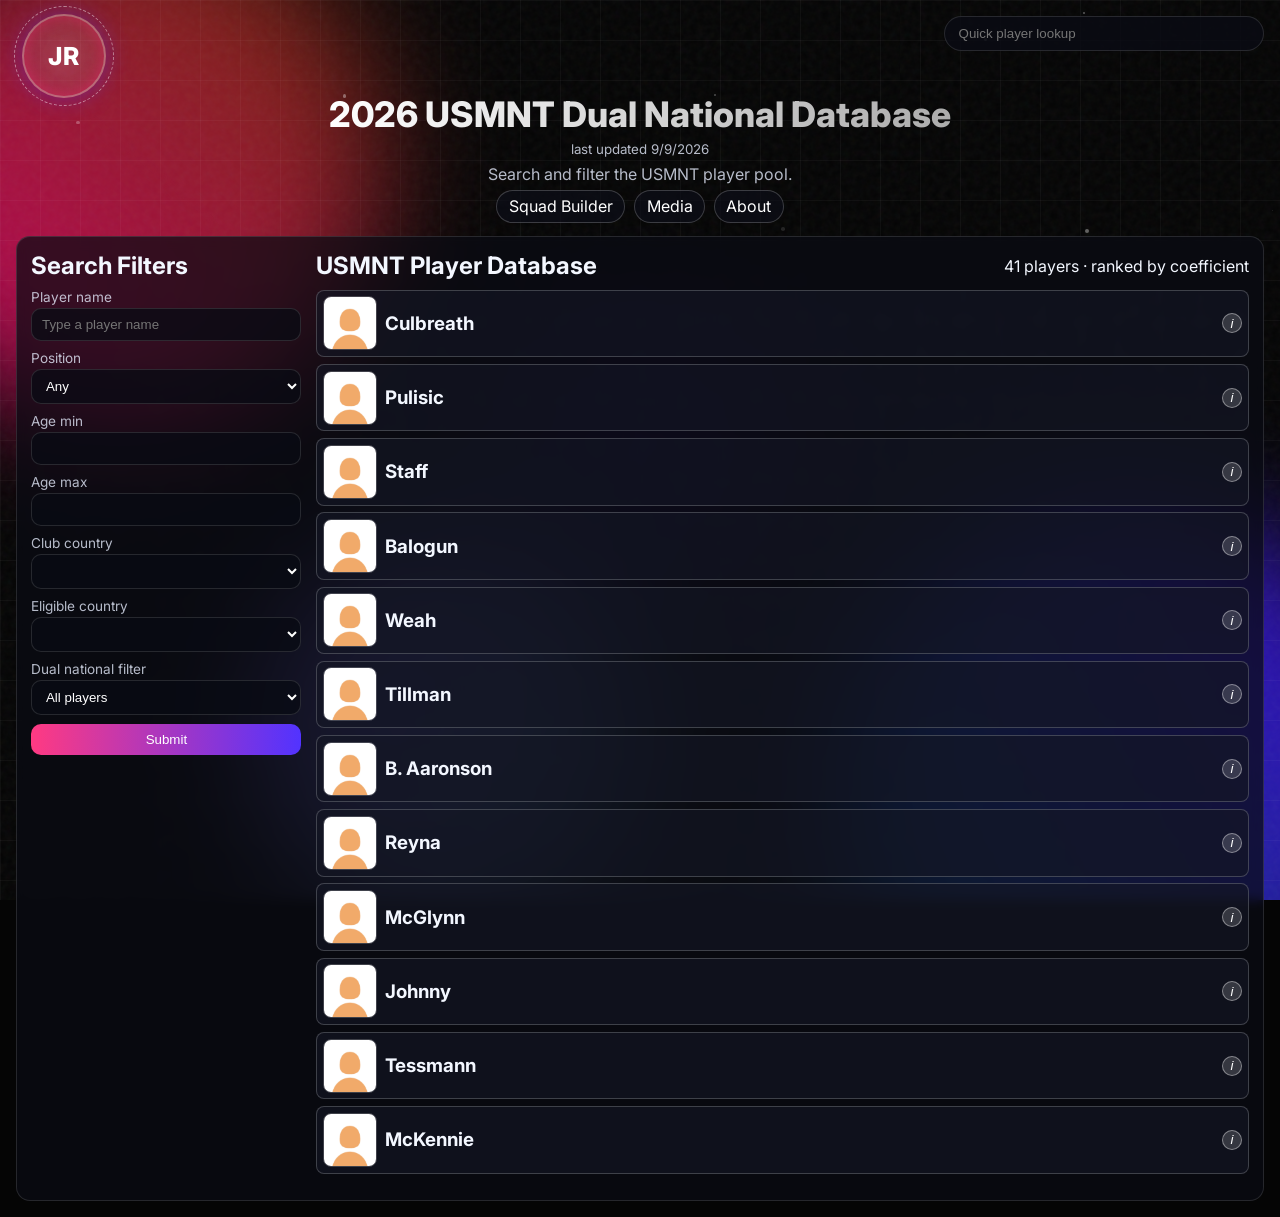
<file: index.html>
<!doctype html>
<html lang="en">
  <head>
    <meta charset="UTF-8" />
    <meta name="viewport" content="width=device-width, initial-scale=1.0" />
    <title>Joshua Reports USMNT Database</title>
    <link rel="icon" type="image/png" sizes="32x32" href="favicon-32x32.png" />
    <link rel="stylesheet" href="styles.css" />

    <!-- Open Graph fallback (highly recommended) -->
    <meta property="og:title" content="JR Preview">
    <meta property="og:description" content="This project helps supporters explore the depth of the U.S. player pool.">
    <meta property="og:image" content="cardpreview.png">
    <meta property="og:url" content="https://t.co/sk9yrMRuej">

    
  </head>
  <body>
    <div class="site-bg" aria-hidden="true">
      <div class="gradient-background">
        <div class="gradient-sphere sphere-1"></div>
        <div class="gradient-sphere sphere-2"></div>
        <div class="gradient-sphere sphere-3"></div>
        <div class="grid-overlay"></div>
        <div class="glow"></div>
        <div class="noise-overlay"></div>
      </div>
      <div class="particles-container" id="particles-container"></div>
    </div>
    <header class="topbar db-topbar">
      <a href="index.html" class="jr-logo" aria-label="Go to database">JR</a>
      <h1>2026 USMNT Dual National Database</h1>
      <small>last updated 9/9/2026</small>
      <p>Search and filter the USMNT player pool.</p>
      <nav class="db-nav" aria-label="Primary navigation">
        <a href="squadBuilder.html">Squad Builder</a>
        <a href="media.html">Media</a>
        <a href="about.html">About</a>
      </nav>
      <div class="header-search-wrap">
        <input id="quick-player-search" type="search" placeholder="Quick player lookup" autocomplete="off" />
        <div id="quick-search-dropdown" class="quick-search-dropdown"></div>
      </div>
    </header>

    <main class="db-layout">
      <aside class="db-filters">
        <h2>Search Filters</h2>

        <label>Player name
          <input id="filter-name" type="search" placeholder="Type a player name" />
        </label>

        <label>Position
          <select id="filter-position">
            <option value="">Any</option>
            <option value="ST">Striker</option>
            <option value="winger">Winger</option>
            <option value="center-mid">Center Mid</option>
            <option value="fullback">Fullback</option>
            <option value="center-back">Center Back</option>
            <option value="GK">GK</option>
          </select>
        </label>

        <label>Age min
          <input id="filter-age-min" type="number" min="15" max="45" />
        </label>

        <label>Age max
          <input id="filter-age-max" type="number" min="15" max="45" />
        </label>

        <label>Club country
          <select id="filter-club-country"></select>
        </label>

        <label>Eligible country
          <select id="filter-eligible-country"></select>
        </label>

        <label>Dual national filter
          <select id="filter-dual">
            <option value="all">All players</option>
            <option value="uncapped">Uncapped dual nationals only</option>
            <option value="dual">All dual nationals</option>
          </select>
        </label>

        <button id="filter-submit" type="button">Submit</button>
      </aside>

      <section class="db-results-wrap">
        <div class="db-results-head">
          <h2>USMNT Player Database</h2>
          <span id="result-count"></span>
        </div>
        <div id="db-results" class="db-results"></div>
        <div id="pagination" class="pagination"></div>
      </section>
    </main>

    <dialog id="player-modal" class="player-modal">
      <div class="modal-head">
        <h3 id="modal-title"></h3>
        <button id="modal-close" type="button" aria-label="Close modal">×</button>
      </div>
      <div id="modal-body"></div>
    </dialog>

    <script src="data.js"></script>
    <script src="sortingCoefficient.js"></script>
    <script src="database.js"></script>
      <script src="effects.js"></script>
  </body>
</html>
</file>
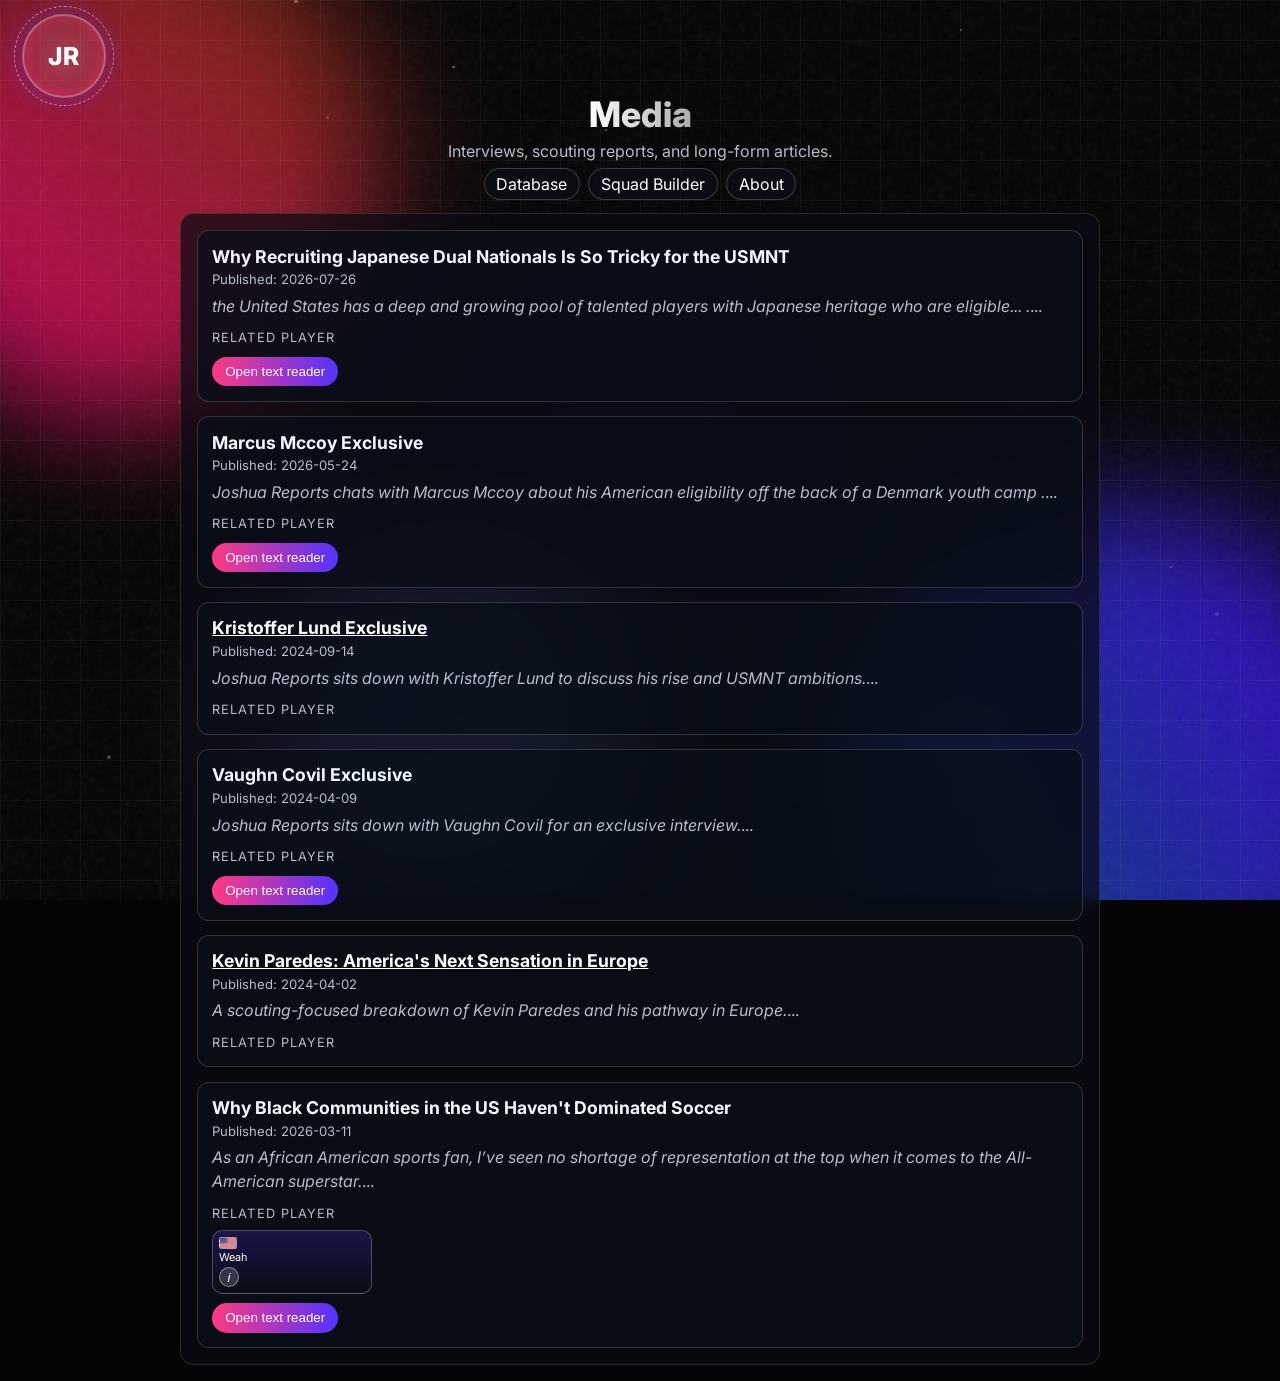
<file: media.html>
<!doctype html>
<html lang="en">
  <head>
    <meta charset="UTF-8" />
    <meta name="viewport" content="width=device-width, initial-scale=1.0" />
    <title>Media | Joshua Reports USMNT Database</title>
    <link rel="icon" type="image/png" sizes="32x32" href="favicon-32x32.png" />
    <link rel="stylesheet" href="styles.css" />
  </head>
  <body>
    <div class="site-bg" aria-hidden="true">
      <div class="gradient-background">
        <div class="gradient-sphere sphere-1"></div>
        <div class="gradient-sphere sphere-2"></div>
        <div class="gradient-sphere sphere-3"></div>
        <div class="grid-overlay"></div>
        <div class="glow"></div>
        <div class="noise-overlay"></div>
      </div>
      <div class="particles-container" id="particles-container"></div>
    </div>

    <header class="topbar db-topbar">
      <a href="index.html" class="jr-logo" aria-label="Go to database">JR</a>
      <h1>Media</h1>
      <p>Interviews, scouting reports, and long-form articles.</p>
      <nav class="db-nav" aria-label="Primary navigation">
        <a href="index.html">Database</a>
        <a href="squadBuilder.html">Squad Builder</a>
        <a href="about.html">About</a>
      </nav>
    </header>

    <main class="about-card media-layout" id="media-list"></main>

    <dialog id="player-modal" class="player-modal">
      <div class="modal-head">
        <h3 id="modal-title"></h3>
        <button id="modal-close" type="button" aria-label="Close modal">×</button>
      </div>
      <div id="modal-body"></div>
    </dialog>

    <script src="data.js"></script>
    <script src="media.js"></script>
    <script src="effects.js"></script>
  </body>
</html>
</file>
<file: styles.css>
@import url('https://fonts.googleapis.com/css2?family=Inter:wght@400;600;700;800&display=swap');

* { margin: 0; padding: 0; box-sizing: border-box; }
:root {
  --text: #f3f7ff;
  --muted: rgba(232,238,255,.78);
  --panel: rgba(10,12,20,.72);
  --panel-brd: rgba(255,255,255,.12);
  --btn: linear-gradient(90deg,#ff3a82,#5233ff);
}
body {
  font-family: 'Inter', 'Helvetica Neue', sans-serif;
  min-height: 100vh;
  color: var(--text);
  background: #050505;
  position: relative;
}
.site-bg { position: fixed; inset: 0; z-index: -1; overflow: hidden; }
.gradient-background { position: absolute; inset: 0; }
.gradient-sphere { position: absolute; border-radius: 50%; filter: blur(60px); transition: transform .35s ease; }
.sphere-1 { width: 40vw; height: 40vw; background: linear-gradient(40deg, rgba(255, 0, 128, 0.8), rgba(255, 102, 0, 0.4)); top: -10%; left: -10%; animation: float-1 15s ease-in-out infinite alternate; }
.sphere-2 { width: 45vw; height: 45vw; background: linear-gradient(240deg, rgba(72, 0, 255, 0.8), rgba(0, 183, 255, 0.4)); bottom: -20%; right: -10%; animation: float-2 18s ease-in-out infinite alternate; }
.sphere-3 { width: 30vw; height: 30vw; background: linear-gradient(120deg, rgba(133, 89, 255, 0.5), rgba(98, 216, 249, 0.3)); top: 60%; left: 20%; animation: float-3 20s ease-in-out infinite alternate; }
.grid-overlay { position: absolute; inset: 0; background-size: 40px 40px; background-image: linear-gradient(to right, rgba(255,255,255,.035) 1px, transparent 1px), linear-gradient(to bottom, rgba(255,255,255,.035) 1px, transparent 1px); }
.glow { position: absolute; width: 40vw; height: 40vh; background: radial-gradient(circle, rgba(72, 0, 255, 0.15), transparent 70%); top: 50%; left: 50%; transform: translate(-50%, -50%); animation: pulse 8s infinite alternate; filter: blur(30px); }
.noise-overlay { position: absolute; inset: 0; opacity: .05; background-image: url("data:image/svg+xml,%3Csvg viewBox='0 0 200 200' xmlns='http://www.w3.org/2000/svg'%3E%3Cfilter id='noiseFilter'%3E%3CfeTurbulence type='fractalNoise' baseFrequency='0.65' numOctaves='3' stitchTiles='stitch'/%3E%3C/filter%3E%3Crect width='100%25' height='100%25' filter='url(%23noiseFilter)'/%3E%3C/svg%3E"); }
.particles-container { position: absolute; inset: 0; pointer-events: none; }
.particle { position: absolute; background: white; border-radius: 50%; opacity: 0; }

@keyframes float-1 { from { transform: translate(0,0) scale(1); } to { transform: translate(10%,10%) scale(1.1);} }
@keyframes float-2 { from { transform: translate(0,0) scale(1); } to { transform: translate(-10%,-5%) scale(1.15);} }
@keyframes float-3 { from { transform: translate(0,0) scale(1); opacity:.3; } to { transform: translate(-5%,10%) scale(1.05); opacity:.6; } }
@keyframes pulse { from { opacity: .3; transform: translate(-50%,-50%) scale(.9);} to { opacity:.7; transform: translate(-50%,-50%) scale(1.1);} }

.topbar {
  display: grid;
  justify-items: center;
  text-align: center;
  gap: .4rem;
  padding: 1rem 1rem .8rem;
  position: relative;
}
.topbar h1 { font-size: clamp(1.4rem,2.8vw,2.2rem); font-weight: 800; background: linear-gradient(to right,#fff,#acacac); -webkit-background-clip: text; -webkit-text-fill-color: transparent; }
.topbar p, .topbar small { color: var(--muted); }
.db-nav { display: flex; gap: .55rem; flex-wrap: wrap; justify-content: center; }
.db-nav a { color: #fff; text-decoration: none; border: 1px solid rgba(255,255,255,.2); border-radius: 999px; padding: .34rem .72rem; background: rgba(13,16,27,.62); }
.jr-logo {
  position: absolute; top: .85rem; left: 1.35rem;
  width: 84px; height: 84px; border-radius: 50%; text-decoration: none; color: #fff;
  display: grid; place-items: center; font-weight: 800; letter-spacing: 1px; font-size: 1.55rem;
  border: 2px solid rgba(255,255,255,.3); background: radial-gradient(circle, rgba(255,255,255,.15), rgba(255,255,255,.02));
  box-shadow: 0 0 25px rgba(82,51,255,.4), inset 0 0 16px rgba(255,58,130,.45);
  transition: transform .25s ease, box-shadow .25s ease;
}
.jr-logo::before {
  content: ''; position: absolute; inset: -10px; border-radius: 50%; border: 1px dashed rgba(255,255,255,.45);
  animation: spin 8s linear infinite;
}
.jr-logo:hover { transform: scale(1.06); box-shadow: 0 0 30px rgba(0,183,255,.5), inset 0 0 20px rgba(255,58,130,.65); }
.jr-logo:active { color: #ffd6ec; box-shadow: 0 0 35px rgba(255,58,130,.7), 0 0 20px rgba(82,51,255,.7); }
@keyframes spin { to { transform: rotate(360deg); } }

.db-topbar { padding-top: 5.8rem; }
.header-search-wrap { position: absolute; right: 1rem; top: 1rem; width: min(320px, 44vw); text-align: left; }
#quick-player-search {
  width: 100%; border-radius: 999px; border: 1px solid var(--panel-brd); padding: .55rem .85rem;
  background: rgba(10,12,20,.82); color: #fff;
}
.quick-search-dropdown {
  margin-top: .35rem; border: 1px solid var(--panel-brd); border-radius: 10px;
  background: rgba(10,12,20,.93); max-height: 250px; overflow: auto; display: none;
}
.quick-search-item { padding: .5rem .65rem; cursor: pointer; border-bottom: 1px solid rgba(255,255,255,.08); }
.quick-search-item:hover { background: rgba(82,51,255,.22); }

.db-layout, .pitch-wrap, .about-card {
  margin: 0 1rem 1rem;
  background: var(--panel);
  border: 1px solid var(--panel-brd);
  backdrop-filter: blur(6px);
  border-radius: 14px;
}
.db-layout { display: grid; grid-template-columns: 270px 1fr; gap: .9rem; padding: .9rem; }
.db-filters { display: grid; gap: .55rem; align-content: start; }
.db-filters label { display: grid; gap: .2rem; color: var(--muted); font-size: .85rem; }
.db-filters input, .db-filters select, .db-filters button, #formation-select, #clear-btn, #slot-search-input, #roster-name, #share-btn, .share-actions button {
  border-radius: 10px; border: 1px solid var(--panel-brd); background: rgba(10,12,20,.78); color: #fff; padding: .5rem .6rem;
}
.db-filters button, #clear-btn, #share-btn, .share-actions button { background-image: var(--btn); border: none; }

.db-results-head { display: flex; justify-content: space-between; align-items: center; margin-bottom: .6rem; }
.db-results { display: grid; gap: .42rem; }
.db-player-row { display:grid; grid-template-columns:54px 1fr auto; gap:.55rem; align-items:center; border:1px solid rgba(255,255,255,.2); border-radius:8px; background: rgba(20,24,38,.65); padding:.36rem; }
.db-player-face { width:54px; height:54px; border-radius:8px; object-fit:cover; border:1px solid rgba(255,255,255,.2); }
.db-player-main h3 { font-size: 1rem; }
.db-primary-position, .db-player-main p { color: var(--muted); font-size: .8rem; margin-top: .12rem; }

.pagination { display:flex; justify-content:flex-end; gap:.3rem; margin-top:.75rem; }
.page-btn { border:1px solid rgba(255,255,255,.2); background: rgba(10,12,20,.8); color:#fff; min-width:30px; height:28px; border-radius:4px; cursor:pointer; }
.page-btn.active { background:#0ca6ff; border-color:#0ca6ff; }

.pitch-wrap { padding: .8rem; }
.board-toolbar { display:flex; flex-wrap:wrap; gap:.7rem; align-items:center; margin-bottom:.8rem; }
#share-btn { width: 40px; font-weight: 800; }
#share-btn[data-tooltip]:hover::after { content: attr(data-tooltip); position:absolute; top: calc(100% + 6px); left:50%; transform:translateX(-50%); background: rgba(0,0,0,.85); color:#fff; font-size:.68rem; padding:.2rem .35rem; border-radius:4px; }

.squad-board { display:grid; grid-template-columns:110px minmax(500px,860px) 110px; gap:.8rem; align-items:start; }
.side-column h2 { margin-bottom:.45rem; font-size:.9rem; color:var(--muted); }
.side-slots { display:grid; gap:.45rem; }
.pitch { position:relative; width:100%; aspect-ratio:11/16; border-radius:12px; background: linear-gradient(180deg,#0f2f68,#06183b 35%,#081027); border:2px solid rgba(255,255,255,.25); overflow:hidden; }
.pitch::before { content:''; position:absolute; inset:1rem; border:2px solid rgba(255,255,255,.28); border-radius:6px; }

.slot { border:1px dashed rgba(255,255,255,.45); background: rgba(14,18,29,.65); border-radius:10px; min-height:98px; display:flex; align-items:center; justify-content:center; }
.pitch-slot { position:absolute; width:95px; min-height:114px; transform:translate(-50%,-50%); }
.side-slot { min-height:74px; }
.slot-label { font-weight:700; font-size:.8rem; color:var(--muted); }
.drop-target { outline:2px solid #0ca6ff; outline-offset:2px; }
.slot.filled { padding:0; border:none; background:transparent; }
.slot.filled .player-card { width:100%; height:100%; }

.player-card { position:relative; width:100%; min-height:100%; border-radius:10px; border:1px solid rgba(255,255,255,.25); background: linear-gradient(180deg, rgba(62,41,173,.35), rgba(10,12,20,.96)); color:#fff; padding:.35rem; display:grid; grid-template-rows:auto 1fr auto; gap:.25rem; }
.player-meta-top { display:flex; align-items:center; justify-content:space-between; gap:.3rem; }
.player-last-name { font-size:.69rem; line-height:1.1; }
.player-position { font-size:.62rem; color:var(--muted); font-weight:700; }
.player-face { width:100%; height:56px; object-fit:cover; border-radius:7px; border:1px solid rgba(255,255,255,.2); }
.player-face-fallback { width:100%; height:56px; border-radius:7px; border:1px solid rgba(255,255,255,.2); background: rgba(22,10,4,.65); display:grid; place-items:center; font-weight:800; }
.player-foot { display:flex; align-items:center; justify-content:space-between; gap:.3rem; }
.remove-btn { position:absolute; right:-7px; top:-7px; width:18px; height:18px; border:none; border-radius:999px; background:#fff; color:#000; font-size:.75rem; display:none; z-index:2; opacity:0; transition:opacity 120ms ease; }
.remove-btn.show { display:inline-flex; align-items:center; justify-content:center; }
.player-card:hover .remove-btn.show, .player-card:focus-within .remove-btn.show { opacity:1; }

.compact-card { min-height:58px; grid-template-rows:auto auto; gap:.2rem; }
.compact-card .player-face, .compact-card .player-position { display:none; }
.compact-card .player-last-name { font-size:.68rem; }
.flag-row { display:flex; gap:.2rem; flex-wrap:wrap; max-width: 96px; }
.country-flag { width:18px; height:12px; border-radius:2px; border:1px solid rgba(255,255,255,.45); overflow:hidden; background-size:cover; display:inline-block; }
.country-flag img { width:100%; height:100%; object-fit:cover; display:block; }
.info-btn { border-radius:999px; border:1px solid rgba(255,255,255,.4); width:20px; height:20px; display:grid; place-items:center; background:rgba(255,255,255,.16); color:#fff; cursor:pointer; }

/* flag fallbacks */
.country-flag.fallback-usa { background: linear-gradient(90deg,#213f9a 0 42%, transparent 42%), repeating-linear-gradient(to bottom,#c82c2c 0,#c82c2c 2px,#fff 2px,#fff 4px); }
.country-flag.fallback-italy { background: linear-gradient(90deg,#1f8f44 0 33%,#fff 33% 66%,#d12929 66%); }
.country-flag.fallback-nigeria { background: linear-gradient(90deg,#218c47 0 33%,#fff 33% 66%,#218c47 66%); }
.country-flag.fallback-germany { background: linear-gradient(to bottom,#111 0 33%,#c42626 33% 66%,#efc130 66%); }
.country-flag.fallback-england { background:#fff; background-image:linear-gradient(90deg,transparent 42%,#d12929 42% 58%,transparent 58%),linear-gradient(transparent 42%,#d12929 42% 58%,transparent 58%); }
.country-flag.fallback-france { background: linear-gradient(90deg,#214ea0 0 33%,#fff 33% 66%,#d12929 66%); }
.country-flag.fallback-ghana { background: linear-gradient(to bottom,#d12929 0 33%,#e3c62f 33% 66%,#218c47 66%); }
.country-flag.fallback-spain { background: linear-gradient(to bottom,#c42626 0 25%,#efc130 25% 75%,#c42626 75%); }
.country-flag.fallback-argentina { background: linear-gradient(to bottom,#78b7ff 0 33%,#fff 33% 66%,#78b7ff 66%); }
.country-flag.fallback-portugal { background: linear-gradient(90deg,#218c47 0 42%,#d12929 42%); }
.country-flag.fallback-mexico { background: linear-gradient(90deg,#218c47 0 33%,#fff 33% 66%,#d12929 66%); }
.country-flag.fallback-norway { background: #c42626; }
.country-flag.fallback-jamaica { background: linear-gradient(45deg,#111 0 45%,#e3c62f 45% 55%,#218c47 55%); }
.country-flag.fallback-croatia { background: linear-gradient(to bottom,#d12929 0 33%,#fff 33% 66%,#214ea0 66%); }
.country-flag.fallback-liberia { background: linear-gradient(90deg,#214ea0 0 40%,transparent 40%), repeating-linear-gradient(to bottom,#d12929 0,#d12929 2px,#fff 2px,#fff 4px); }
.country-flag.fallback-japan { background: radial-gradient(circle at center,#d12929 0 35%,#fff 36%); }
.country-flag.fallback-netherlands { background: linear-gradient(to bottom,#d12929 0 33%,#fff 33% 66%,#214ea0 66%); }
.country-flag.fallback-suriname { background: linear-gradient(to bottom,#218c47 0 20%,#fff 20% 30%,#d12929 30% 70%,#fff 70% 80%,#218c47 80%); }
.country-flag.fallback-lithuania { background: linear-gradient(to bottom,#e3c62f 0 33%,#218c47 33% 66%,#d12929 66%); }
.country-flag.fallback-denmark { background: #d12929; }
.country-flag.fallback-canada { background: linear-gradient(90deg,#d12929 0 25%,#fff 25% 75%,#d12929 75%); }
.country-flag.fallback-poland { background: linear-gradient(to bottom,#fff 0 50%,#d12929 50%); }
.country-flag.fallback-peru { background: linear-gradient(90deg,#d12929 0 33%,#fff 33% 66%,#d12929 66%); }
.country-flag.fallback-brazil { background: #218c47; }
.country-flag.fallback-ireland { background: linear-gradient(90deg,#218c47 0 33%,#fff 33% 66%,#f28b24 66%); }
.country-flag.fallback-armenia { background: linear-gradient(to bottom,#d12929 0 33%,#214ea0 33% 66%,#efc130 66%); }
.country-flag.fallback-elsalvador { background: linear-gradient(to bottom,#2d74d1 0 33%,#fff 33% 66%,#2d74d1 66%); }
.country-flag.fallback-belgium { background: linear-gradient(90deg,#111 0 33%,#efc130 33% 66%,#c42626 66%); }
.country-flag.fallback-ivorycoast { background: linear-gradient(90deg,#f28b24 0 33%,#fff 33% 66%,#218c47 66%); }
.country-flag.fallback-iran { background: linear-gradient(to bottom,#218c47 0 33%,#fff 33% 66%,#c42626 66%); }

.player-modal, .search-modal, .share-modal, .image-preview-modal { width:min(560px,94vw); border:1px solid rgba(255,255,255,.2); border-radius:12px; background:#090f1d; color:#fff; padding:.8rem; }
.player-modal::backdrop, .search-modal::backdrop, .share-modal::backdrop, .image-preview-modal::backdrop { background: rgba(0,0,0,.55); }
.modal-head { display:flex; justify-content:space-between; align-items:center; }
#modal-close,#slot-search-close,#share-close,#image-preview-close { border:none; background:transparent; color:#fff; font-size:1.4rem; cursor:pointer; }
.modal-player { display:grid; grid-template-columns:100px 1fr; gap:.9rem; margin-top:.75rem; }
.modal-player-face { width:100px; height:100px; object-fit:cover; border-radius:8px; border:1px solid rgba(255,255,255,.2); }
#modal-body ul { margin:0; padding-left:1rem; line-height:1.45; }
#club-flag-wrap,#birth-flag-wrap { display:inline-flex; margin-left:.35rem; vertical-align:middle; }
.search-results { margin-top:.7rem; display:grid; grid-template-columns:repeat(auto-fill,minmax(130px,1fr)); gap:.55rem; max-height:60vh; overflow:auto; }
.search-result { border:none; padding:0; background:transparent; text-align:left; }
.share-actions { margin-top:.6rem; display:grid; grid-template-columns:repeat(2,minmax(0,1fr)); gap:.5rem; }
#share-status { color:var(--muted); margin:.35rem 0 0; }
.share-preview { display:block; width:100%; max-height:300px; margin-top:.8rem; object-fit:contain; border:1px solid rgba(255,255,255,.18); border-radius:10px; background:#080d22; }
.image-preview-modal { width:min(1500px,96vw); max-height:96vh; }
#image-preview-full { display:block; width:100%; max-height:calc(96vh - 4.5rem); object-fit:contain; margin-top:.75rem; background:#080d22; border-radius:8px; }
.share-modal.is-busy .share-actions { opacity:.5; pointer-events:none; }
.share-modal.is-busy #share-status::after { content:''; display:inline-block; width:14px; height:14px; margin-left:8px; border-radius:50%; border:2px solid rgba(255,255,255,.5); border-top-color:#fff; animation: spin 1s linear infinite; }
.force-export-layout { grid-template-columns:110px minmax(500px,860px) 110px !important; }
.force-export-layout .pitch { order:initial !important; max-width:none !important; margin:0 !important; }
.force-export-layout .side-column-subs, .force-export-layout .side-column-reserves { order:initial !important; }
.force-export-layout .side-slots, .force-export-layout .side-column-reserves .side-slots { grid-template-columns:1fr !important; gap:.45rem !important; }
.force-export-layout .side-slot { min-height:74px !important; }
.force-export-layout .pitch-slot { width:95px !important; min-height:114px !important; }

.about-card { padding: 1rem; max-width: 920px; margin: 0 auto 1rem; text-align: center; }
.about-card p, .about-card li { color: var(--muted); line-height: 1.5; }
.about-card ul { margin: .6rem auto; display: inline-block; text-align: left; }
.about-card .small-note { font-size: .82rem; }

.featured-on { margin: 1rem 0; }
.featured-on h2 { font-size: clamp(1.4rem,3vw,2rem); margin-bottom: .6rem; }
.featured-logos { display: grid; grid-template-columns: repeat(2, minmax(140px, 1fr)); gap: .75rem; align-items: center; }
.featured-logos img { width: 100%; max-height: 68px; object-fit: contain; background: rgba(255,255,255,.96); border-radius: 8px; padding: .35rem; }


@media (max-width: 1100px) {
  .header-search-wrap { position: static; width: min(560px, 90vw); }
  .topbar { padding-top: 1rem; }
  .jr-logo { left: 1.35rem; top: .75rem; }
  .db-topbar { padding-top: 1rem; }
  .db-layout { grid-template-columns: 1fr; }
  .squad-board { grid-template-columns:1fr; }
  .pitch { order:1; max-width:560px; margin:0 auto; }
  .side-column-subs { order:2; }
  .side-column-reserves { order:3; }
  .side-slots { grid-template-columns:repeat(7,minmax(50px,1fr)); gap:.4rem; }
  .side-column-reserves .side-slots { grid-template-columns:repeat(8,minmax(50px,1fr)); }
  .side-slot { min-height:64px; }
  .pitch-slot { width:86px; min-height:104px; }
}


.media-layout {
  display: grid;
  gap: .9rem;
  padding: 1rem;
}
.publication-card {
  border: 1px solid rgba(255,255,255,.16);
  border-radius: 12px;
  background: rgba(9,14,26,.72);
  padding: .9rem;
  text-align: left;
}
.publication-card h2 { font-size: 1.1rem; margin-bottom: .3rem; }
.publication-card h2 a { color: #fff; }
.publication-meta { font-size: .82rem; color: var(--muted); margin-bottom: .4rem; }
.related-player-link { display: inline-block; margin-top: .45rem; color: #8fd8ff; text-decoration: none; }
.media-related-wrap { margin-top: .65rem; display: grid; gap: .45rem; justify-items: start; }
.related-player-label { font-size: .8rem; color: var(--muted); text-transform: uppercase; letter-spacing: .08em; }
.media-related-card { width: 160px; }
.reader-toggle {
  margin-top: .6rem;
  border: none;
  border-radius: 999px;
  padding: .45rem .8rem;
  color: #fff;
  background-image: var(--btn);
  cursor: pointer;
}
.reader-content {
  margin-top: .65rem;
  border-top: 1px solid rgba(255,255,255,.16);
  padding-top: .6rem;
}
.reader-controls { display: flex; flex-wrap: wrap; gap: .45rem; margin-bottom: .55rem; }
.reader-controls button, .reader-controls select {
  border-radius: 8px;
  border: 1px solid rgba(255,255,255,.2);
  background: rgba(10,12,20,.78);
  color: #fff;
  padding: .35rem .55rem;
}
.reader-article {
  white-space: pre-wrap;
  line-height: 1.6;
  color: var(--muted);
  max-height: 360px;
  overflow: auto;
  padding-right: .4rem;
}
</file>
